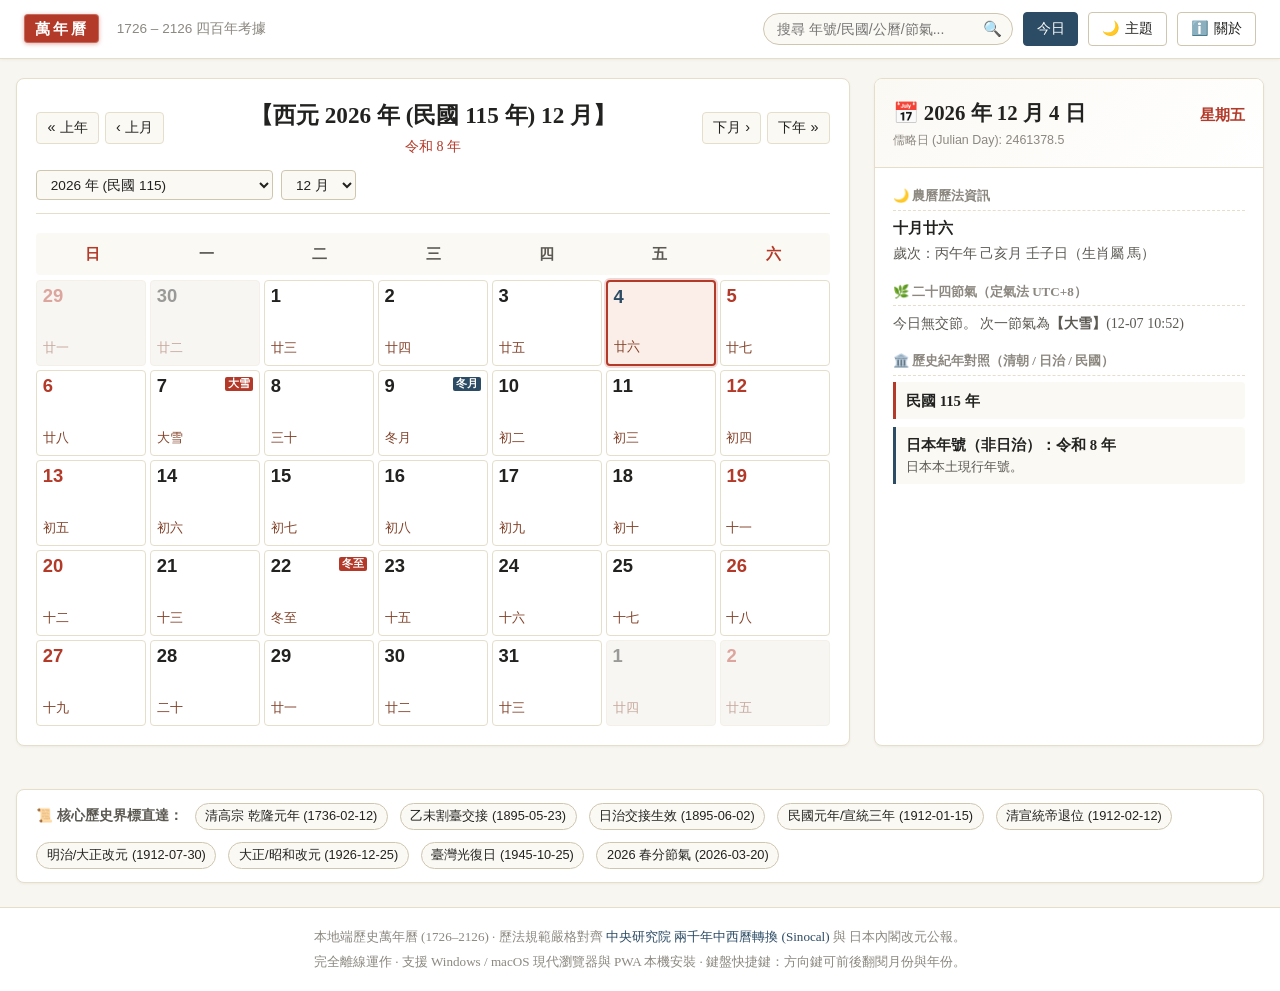
<file: index.html>
<!DOCTYPE html>
<html lang="zh-TW">
<head>
  <meta charset="UTF-8">
  <meta name="viewport" content="width=device-width, initial-scale=1.0">
  <title>本地端歷史萬年曆 (1726–2126) | 多維歷史紀年與節氣精算</title>
  <meta name="description" content="跨度 400 年（西元 1726 年至 2126 年）的本地端高精度歷史萬年曆。以西元日曆為基準，精確對照清朝帝號、臺灣日治時期帝號、民國與民國前紀年、二十四節氣與歲次干支。完全離線優先，跨 Windows、macOS 及手機平台。">
  <meta name="keywords" content="萬年曆,歷史萬年曆,清代年號,臺灣日治時期,民國紀年,民國前,二十四節氣,農曆換算,干支,Sinocal,定氣法">
  
  <!-- PWA 與移動端體驗配置 -->
  <link rel="manifest" href="./manifest.json">
  <meta name="theme-color" content="#b33928">
  <meta name="apple-mobile-web-app-capable" content="yes">
  <meta name="apple-mobile-web-app-status-bar-style" content="default">
  <meta name="apple-mobile-web-app-title" content="歷史萬年曆">

  <!-- 設計系統樣式表 -->
  <link rel="stylesheet" href="./css/style.css?v=3">
  
  <!-- 引入天文農曆演算法核心（全離線無相依性） -->
  <script src="./js/lunar.js"></script>
</head>
<body>

  <!-- 頂部功能導覽列 -->
  <header class="top-header">
    <div class="header-container">
      <div class="brand">
        <h1 class="brand-seal" title="萬年曆">萬年曆</h1>
        <span class="brand-span">1726 – 2126 四百年考據</span>
      </div>

      <div class="header-actions">
        <!-- 快速智慧搜尋跳轉 -->
        <div class="search-wrapper">
          <input 
            type="text" 
            id="search-input" 
            class="search-input" 
            placeholder="搜尋 年號/民國/公曆/節氣..." 
            title="支援例如：光緒21、明治28、民國前17、1895-05-23、春分 等"
            aria-label="搜尋歷史萬年曆日期"
          >
          <button id="search-btn" class="search-icon-btn" title="搜尋">🔍</button>
        </div>

        <!-- 功能按鈕 -->
        <button id="today-btn" class="btn btn-primary" title="跳轉回到今天">今日</button>
        <button id="theme-toggle-btn" class="btn" title="切換深淺色外觀">
          <span id="theme-icon">🌙</span> 主題
        </button>
        <button id="about-btn" class="btn" title="關於本系統">
          <span>ℹ️</span> 關於
        </button>
      </div>
    </div>
  </header>

  <!-- 主版面 (左側月曆網格 + 右側歷史多維面板) -->
  <main class="main-container">
    
    <!-- 左側月曆卡片 -->
    <div class="calendar-card">
      <!-- 月曆導覽工具列 -->
      <div class="calendar-toolbar">
        <div class="nav-group nav-group-prev">
          <button id="prev-year-btn" class="nav-btn" title="上一年 (鍵盤 ↑)">« 上年</button>
          <button id="prev-month-btn" class="nav-btn" title="上個月 (鍵盤 ←)">‹ 上月</button>
        </div>

        <div class="current-period">
          <div id="period-title" class="period-main-title">【西元 2026 年 (民國 115 年) 09 月】</div>
          <div id="period-sub-title" class="period-sub-title">現代公曆紀年</div>
        </div>

        <div class="nav-group nav-group-next">
          <button id="next-month-btn" class="nav-btn" title="下個月 (鍵盤 →)">下月 ›</button>
          <button id="next-year-btn" class="nav-btn" title="下一年 (鍵盤 ↓)">下年 »</button>
        </div>

        <!-- 快速選取器 -->
        <div class="quick-selectors">
          <select id="year-select" class="select-styled" title="快速選擇年份" aria-label="快速選擇年份"></select>
          <select id="month-select" class="select-styled" title="快速選擇月份" aria-label="快速選擇月份">
            <option value="1">1 月</option>
            <option value="2">2 月</option>
            <option value="3">3 月</option>
            <option value="4">4 月</option>
            <option value="5">5 月</option>
            <option value="6">6 月</option>
            <option value="7">7 月</option>
            <option value="8">8 月</option>
            <option value="9">9 月</option>
            <option value="10">10 月</option>
            <option value="11">11 月</option>
            <option value="12">12 月</option>
          </select>
        </div>
      </div>

      <!-- 星期表頭 -->
      <div class="weekdays-header">
        <div class="weekend">日</div>
        <div>一</div>
        <div>二</div>
        <div>三</div>
        <div>四</div>
        <div>五</div>
        <div class="weekend">六</div>
      </div>

      <!-- 月曆網格 (由 app.js 動態渲染) -->
      <div id="calendar-grid" class="calendar-grid" role="grid" aria-label="萬年曆日期表格"></div>
    </div>

    <!-- 右側詳細資訊面板 -->
    <aside id="detail-panel" class="detail-panel" aria-label="當日歷史紀年詳細資訊"></aside>

  </main>

  <!-- 核心歷史界標直達（放置於頁面下方） -->
  <section class="presets-container" aria-label="核心歷史節點快捷選取">
    <div class="presets-card">
      <span class="presets-label">📜 核心歷史界標直達：</span>
      <button class="preset-chip" data-preset-date="1736-02-12" title="TC-01: 乾隆元年正月初一春節 (民前176年)">清高宗 乾隆元年 (1736-02-12)</button>
      <button class="preset-chip" data-preset-date="1895-05-23" title="TC-02: 臺灣民主國自主宣言 (割臺交接期 光緒21/明治28/民前17)">乙未割臺交接 (1895-05-23)</button>
      <button class="preset-chip" data-preset-date="1895-06-02" title="簽署交接臺灣文據 日治始政">日治交接生效 (1895-06-02)</button>
      <button class="preset-chip" data-preset-date="1912-01-15" title="TC-05: 民國元年立 但清宣統帝尚未退位重疊期">民國元年/宣統三年 (1912-01-15)</button>
      <button class="preset-chip" data-preset-date="1912-02-12" title="宣統帝頒布退位詔書 清代終結">清宣統帝退位 (1912-02-12)</button>
      <button class="preset-chip" data-preset-date="1912-07-30" title="TC-03: 明治45年／大正元年同日即日改元">明治/大正改元 (1912-07-30)</button>
      <button class="preset-chip" data-preset-date="1926-12-25" title="TC-04: 大正15年／昭和元年同日即日改元">大正/昭和改元 (1926-12-25)</button>
      <button class="preset-chip" data-preset-date="1945-10-25" title="臺灣省受降典禮 臺灣光復 日治終止">臺灣光復日 (1945-10-25)</button>
      <button class="preset-chip" data-preset-date="2026-03-20" title="TC-06: 2026春分交節時刻 (UTC+8 22:45) 與農曆二月初二">2026 春分節氣 (2026-03-20)</button>
    </div>
  </section>

  <!-- 關於本系統 彈跳視窗 Modal -->
  <div id="about-modal" class="modal-backdrop" role="dialog" aria-modal="true" aria-labelledby="about-modal-title" hidden>
    <div class="modal-card">
      <div class="modal-header">
        <h2 id="about-modal-title" class="modal-title">ℹ️ 關於萬年曆</h2>
        <button id="modal-close-btn" class="modal-close-btn" aria-label="關閉視窗">✕</button>
      </div>
      <div class="modal-body">
        <!-- 使用方式 -->
        <div class="about-section">
          <h3 class="section-heading">📖 使用方式</h3>
          <ul class="about-list">
            <li><strong>日期瀏覽與翻閱：</strong>點選日曆任一日期即可即時檢視歷史詳細紀年；亦可使用「上年 / 上月 / 下月 / 下年」按鈕或鍵盤方向鍵（<code>↑ / ↓</code> 換年、<code>← / →</code> 換月）自由翻閱。</li>
            <li><strong>年月直達跳轉：</strong>可透過月曆工具列的「年份」與「月份」下拉選單直達指定時間，或隨時點擊「今日」按鈕回到當天。</li>
            <li><strong>智慧歷史搜尋：</strong>支援頂部搜尋欄輸入清代年號（如：光緒21、乾隆元年）、日治年號（如：明治28、昭和15）、民國紀年（如：民國前17、民國115）、西元日期（如：1895-05-23）或二十四節氣名稱（如：春分、冬至）進行快速精準定位。</li>
            <li><strong>多維紀年對照：</strong>涵蓋西元公曆、農曆陰陽曆、清朝帝號年號（踰年改元考據）、臺灣日治時期帝號（即日改元精確標註）、民國與民國前紀年、干支歲次及二十四節氣精確交節時刻。</li>
            <li><strong>深淺主題：</strong>點擊「主題」按鈕可隨時切換現代深色夜間模式與典雅淺色古風模式，系統自動記憶個人喜好。</li>
          </ul>
        </div>

        <!-- 開發工具 -->
        <div class="about-section">
          <h3 class="section-heading">🛠️ 開發工具與技術</h3>
          <ul class="about-list">
            <li><strong>前端核心技術：</strong>原生 HTML5、Vanilla CSS3（CSS 自訂變數、CSS Grid、Flexbox 響應式排版）、現代原生 JavaScript (ES6+)。</li>
            <li><strong>完全離線優先架構：</strong>零外部第三方網路依賴、純本地端天文數學演算法即時算力；支援 PWA（Progressive Web App）離線快取機制與本機雙擊開啟（相容 <code>file://</code> 協議與 <code>http://</code> 本地伺服器）。</li>
            <li><strong>天文歷法演算法：</strong>採用天文高精度定氣法計算二十四節氣太陽黃經（精確至分秒）、六十干支週期循環演算法、嚴格對齊中央研究院《兩千年中西曆轉換》(Sinocal) 歷法規範。</li>
          </ul>
        </div>

        <!-- 開發人員 -->
        <div class="about-section author-section">
          <h3 class="section-heading">👨‍💻 開發人員</h3>
          <div class="author-card">
            <span class="author-name">YuJhao Wang</span>
          </div>
        </div>
      </div>
      <div class="modal-footer">
        <button id="modal-confirm-btn" class="btn btn-primary">確定關閉</button>
      </div>
    </div>
  </div>

  <!-- 頁尾說明 -->
  <footer class="site-footer">
    <p>
      本地端歷史萬年曆 (1726–2126) · 歷法規範嚴格對齊 
      <a href="https://sinocal.sinica.edu.tw/" target="_blank" rel="noopener">中央研究院 兩千年中西曆轉換 (Sinocal)</a>
      與 日本內閣改元公報。
    </p>
    <p style="margin-top: 0.35rem;">
      完全離線運作 · 支援 Windows / macOS 現代瀏覽器與 PWA 本機安裝 · 鍵盤快捷鍵：方向鍵可前後翻閱月份與年份。
    </p>
  </footer>

  <!-- 應用主腳本（相容 file:// 雙擊開啟與 http 伺服器） -->
  <script src="./js/main.js?v=3"></script>

</body>
</html>
</file>
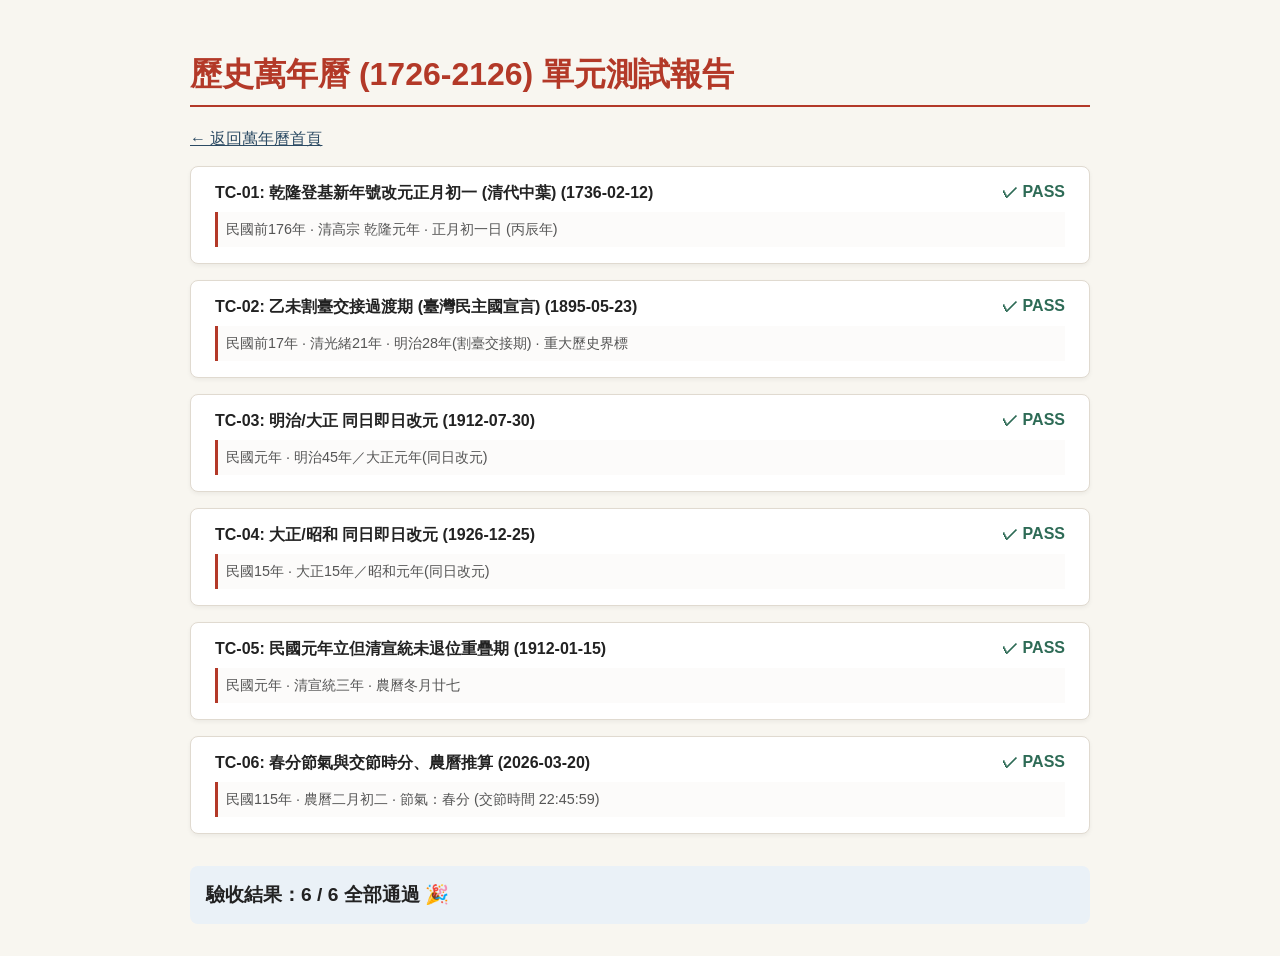
<file: test/runner.html>
<!DOCTYPE html>
<html lang="zh-TW">
<head>
  <meta charset="UTF-8">
  <title>驗收測試執行器 (TC-01 ~ TC-06) | 歷史萬年曆</title>
  <style>
    body {
      font-family: -apple-system, BlinkMacSystemFont, "Segoe UI", Roboto, sans-serif;
      background: #f8f6f0;
      color: #222;
      padding: 2rem;
      max-width: 900px;
      margin: 0 auto;
    }
    h1 {
      color: #b33928;
      border-bottom: 2px solid #b33928;
      padding-bottom: 0.5rem;
    }
    .test-card {
      background: white;
      border-radius: 8px;
      padding: 1rem 1.5rem;
      margin: 1rem 0;
      border: 1px solid #e0dad0;
      box-shadow: 0 2px 4px rgba(0,0,0,0.05);
    }
    .pass {
      color: #2e6b56;
      font-weight: bold;
    }
    .fail {
      color: #b33928;
      font-weight: bold;
    }
    .detail {
      font-size: 0.9rem;
      color: #555;
      margin-top: 0.5rem;
      background: #fcfbfa;
      padding: 0.5rem;
      border-left: 3px solid #b33928;
    }
    .summary {
      font-size: 1.2rem;
      font-weight: bold;
      margin-top: 2rem;
      padding: 1rem;
      background: #eaf1f7;
      border-radius: 8px;
    }
    a {
      color: #2c4b64;
    }
  </style>
  <script src="../js/lunar.js"></script>
  <script src="../js/main.js"></script>
</head>
<body>
  <h1>歷史萬年曆 (1726-2126) 單元測試報告</h1>
  <p><a href="../index.html">← 返回萬年曆首頁</a></p>
  <div id="results">執行測試中...</div>

  <script>
    const { getLunarDayInfo, getFullHistoricalContext } = window.PerpetualCalendar;
    const resultsEl = document.getElementById('results');
    resultsEl.innerHTML = '';

    const testCases = [
      {
        id: 'TC-01',
        date: '1736-02-12',
        name: '乾隆登基新年號改元正月初一 (清代中葉)',
        verify: () => {
          const d = getLunarDayInfo(1736, 2, 12);
          const e = getFullHistoricalContext(1736, 2, 12, d.lunar.rawLunar);
          return (
            e.republic.text === '民國前 176 年' &&
            e.qing.eraName === '乾隆' &&
            e.qing.regnalYear === 1 &&
            d.lunar.monthName === '正月' &&
            d.lunar.dayName === '初一' &&
            d.lunar.yearGanZhi === '丙辰'
          );
        },
        explain: (d, e) => `民國前176年 · 清高宗 乾隆元年 · 正月初一日 (丙辰年)`
      },
      {
        id: 'TC-02',
        date: '1895-05-23',
        name: '乙未割臺交接過渡期 (臺灣民主國宣言)',
        verify: () => {
          const d = getLunarDayInfo(1895, 5, 23);
          const e = getFullHistoricalContext(1895, 5, 23, d.lunar.rawLunar);
          return (
            e.republic.text === '民國前 17 年' &&
            e.qing.eraName === '光緒' &&
            e.qing.regnalYear === 21 &&
            e.japan.eraName === '明治' &&
            e.japan.regnalYear === 28 &&
            e.milestone !== null
          );
        },
        explain: (d, e) => `民國前17年 · 清光緒21年 · 明治28年(割臺交接期) · 重大歷史界標`
      },
      {
        id: 'TC-03',
        date: '1912-07-30',
        name: '明治/大正 同日即日改元',
        verify: () => {
          const d = getLunarDayInfo(1912, 7, 30);
          const e = getFullHistoricalContext(1912, 7, 30, d.lunar.rawLunar);
          return (
            e.republic.text === '民國元年' &&
            e.japan.isTransitionDay === true &&
            e.japan.text.includes('明治 45 年／大正元年')
          );
        },
        explain: (d, e) => `民國元年 · 明治45年／大正元年(同日改元)`
      },
      {
        id: 'TC-04',
        date: '1926-12-25',
        name: '大正/昭和 同日即日改元',
        verify: () => {
          const d = getLunarDayInfo(1926, 12, 25);
          const e = getFullHistoricalContext(1926, 12, 25, d.lunar.rawLunar);
          return (
            e.republic.text === '民國 15 年' &&
            e.japan.isTransitionDay === true &&
            e.japan.text.includes('大正 15 年／昭和元年')
          );
        },
        explain: (d, e) => `民國15年 · 大正15年／昭和元年(同日改元)`
      },
      {
        id: 'TC-05',
        date: '1912-01-15',
        name: '民國元年立但清宣統未退位重疊期',
        verify: () => {
          const d = getLunarDayInfo(1912, 1, 15);
          const e = getFullHistoricalContext(1912, 1, 15, d.lunar.rawLunar);
          return (
            e.republic.text === '民國元年' &&
            e.qing.eraName === '宣統' &&
            d.lunar.dayName === '廿七'
          );
        },
        explain: (d, e) => `民國元年 · 清宣統三年 · 農曆冬月廿七`
      },
      {
        id: 'TC-06',
        date: '2026-03-20',
        name: '春分節氣與交節時分、農曆推算',
        verify: () => {
          const d = getLunarDayInfo(2026, 3, 20);
          const e = getFullHistoricalContext(2026, 3, 20, d.lunar.rawLunar);
          return (
            e.republic.text === '民國 115 年' &&
            d.lunar.monthName === '二月' &&
            d.lunar.dayName === '初二' &&
            d.solarTerm.current === '春分' &&
            d.solarTerm.detail !== null
          );
        },
        explain: (d, e) => `民國115年 · 農曆二月初二 · 節氣：春分 (交節時間 22:45:59)`
      }
    ];

    let passed = 0;
    testCases.forEach(tc => {
      const card = document.createElement('div');
      card.className = 'test-card';
      const isPass = tc.verify();
      if (isPass) passed++;
      const [y, m, day] = tc.date.split('-').map(Number);
      const d = getLunarDayInfo(y, m, day);
      const e = getFullHistoricalContext(y, m, day, d.lunar.rawLunar);
      
      card.innerHTML = `
        <div style="display:flex; justify-content:space-between;">
          <strong>${tc.id}: ${tc.name} (${tc.date})</strong>
          <span class="${isPass ? 'pass' : 'fail'}">${isPass ? '✓ PASS' : '❌ FAIL'}</span>
        </div>
        <div class="detail">${tc.explain(d, e)}</div>
      `;
      resultsEl.appendChild(card);
    });

    const summary = document.createElement('div');
    summary.className = 'summary';
    summary.innerHTML = `驗收結果：<strong>${passed} / ${testCases.length} 全部通過</strong> 🎉`;
    resultsEl.appendChild(summary);
  </script>
</body>
</html>
</file>
<file: css/style.css>
/**
 * 本地端歷史萬年曆 (1726-2126) 設計系統 (style.css)
 * 東方古典典雅風韻（宣紙暖白 / 幽玄水墨深色） + 現代精準資訊排版
 */

:root {
  /* 淺色模式（宣紙書香風） */
  --bg-primary: #f8f6f0;
  --bg-surface: #ffffff;
  --bg-surface-elevated: #fbf9f4;
  --bg-cell-hover: #f1ede2;
  --bg-cell-other: #f1ede4;
  
  --text-primary: #222220;
  --text-secondary: #5c5953;
  --text-tertiary: #8c8880;
  --text-lunar: #824128;
  
  --accent-carmine: #b33928;      /* 硃砂紅（節氣、同日改元重點） */
  --accent-carmine-light: #fbeee8;
  --accent-indigo: #2c4b64;       /* 黛青 / 霽藍（主按鈕、月份標記） */
  --accent-indigo-light: #eaf1f7;
  --accent-blue: #1a73e8;         /* 湛藍色（開發人員標識） */
  --accent-gold: #aa7c11;         /* 泥金（選中高亮、重點飾邊） */
  --accent-gold-light: #fef7e6;
  --accent-jade: #2e6b56;         /* 竹青 / 翡翠（重要歷史事件） */

  --border-light: #e4decb;
  --border-medium: #cfc6b0;
  --border-focus: #b33928;
  
  --shadow-sm: 0 1px 3px rgba(30, 25, 20, 0.05);
  --shadow-md: 0 4px 12px rgba(30, 25, 20, 0.08);
  --shadow-lg: 0 8px 24px rgba(30, 25, 20, 0.12);

  --font-serif: "Noto Serif TC", "Songti TC", "Biaukai", "PingFang SC", "Hiragino Mincho ProN", serif;
  --font-sans: -apple-system, BlinkMacSystemFont, "Segoe UI", Roboto, "Helvetica Neue", Arial, sans-serif;
  
  --radius-sm: 4px;
  --radius-md: 8px;
  --radius-lg: 12px;
  --transition-speed: 0.25s;
}

[data-theme="dark"] {
  /* 深色模式（幽玄墨玉風） */
  --bg-primary: #121417;
  --bg-surface: #1a1d23;
  --bg-surface-elevated: #22262e;
  --bg-cell-hover: #2a303b;
  --bg-cell-other: #16181d;
  
  --text-primary: #e8e6e1;
  --text-secondary: #aba79d;
  --text-tertiary: #6e6b63;
  --text-lunar: #e08365;
  
  --accent-carmine: #e65540;
  --accent-carmine-light: #3d1b17;
  --accent-indigo: #4982ad;
  --accent-indigo-light: #162635;
  --accent-blue: #4da3ff;         /* 亮天藍（深色模式開發人員標識） */
  --accent-gold: #dfac38;
  --accent-gold-light: #362912;
  --accent-jade: #42997b;

  --border-light: #2c323d;
  --border-medium: #3f4756;
  --border-focus: #e65540;
  
  --shadow-sm: 0 1px 3px rgba(0, 0, 0, 0.3);
  --shadow-md: 0 4px 12px rgba(0, 0, 0, 0.4);
  --shadow-lg: 0 8px 24px rgba(0, 0, 0, 0.6);
}

/* 基礎重設 */
*, *::before, *::after {
  box-sizing: border-box;
  margin: 0;
  padding: 0;
}

body {
  font-family: var(--font-serif);
  background-color: var(--bg-primary);
  color: var(--text-primary);
  min-height: 100vh;
  line-height: 1.5;
  display: flex;
  flex-direction: column;
  transition: background-color var(--transition-speed), color var(--transition-speed);
}

/* 頂部導覽列 */
.top-header {
  background-color: var(--bg-surface);
  border-bottom: 1px solid var(--border-light);
  padding: 0.75rem 1.5rem;
  box-shadow: var(--shadow-sm);
  position: sticky;
  top: 0;
  z-index: 100;
}

.header-container {
  max-width: 1400px;
  margin: 0 auto;
  display: flex;
  justify-content: space-between;
  align-items: center;
  flex-wrap: wrap;
  gap: 0.75rem;
}

.brand {
  display: flex;
  align-items: center;
  gap: 0.6rem;
}

.brand-seal {
  display: inline-block;
  background-color: var(--accent-carmine);
  color: #fff;
  font-size: 0.95rem;
  font-weight: 700;
  padding: 0.28rem 0.6rem;
  border-radius: 4px;
  letter-spacing: 3px;
  border: 1px solid rgba(255,255,255,0.25);
  box-shadow: 0 1px 4px rgba(179, 57, 40, 0.4);
  line-height: 1.2;
  margin: 0;
}

.brand-title {
  font-size: 1.35rem;
  font-weight: 700;
  letter-spacing: 1px;
  color: var(--text-primary);
}

.brand-span {
  font-size: 0.85rem;
  color: var(--text-tertiary);
  margin-left: 0.5rem;
  font-family: var(--font-sans);
}

.header-actions {
  display: flex;
  align-items: center;
  gap: 0.6rem;
  flex-wrap: wrap;
}

/* 智慧搜尋框 */
.search-wrapper {
  position: relative;
  display: flex;
  align-items: center;
}

.search-input {
  font-family: var(--font-sans);
  background-color: var(--bg-surface-elevated);
  border: 1px solid var(--border-medium);
  color: var(--text-primary);
  padding: 0.45rem 2rem 0.45rem 0.8rem;
  border-radius: 20px;
  font-size: 0.88rem;
  width: 250px;
  outline: none;
  transition: all var(--transition-speed);
}

.search-input:focus {
  border-color: var(--accent-carmine);
  width: 290px;
  box-shadow: 0 0 0 3px var(--accent-carmine-light);
}

.search-icon-btn {
  position: absolute;
  right: 8px;
  background: none;
  border: none;
  color: var(--text-tertiary);
  cursor: pointer;
  font-size: 0.95rem;
  padding: 0.2rem;
}

/* 頂部按鈕組 */
.btn {
  font-family: var(--font-serif);
  display: inline-flex;
  align-items: center;
  gap: 0.35rem;
  padding: 0.4rem 0.8rem;
  border-radius: var(--radius-sm);
  font-size: 0.88rem;
  border: 1px solid var(--border-medium);
  background-color: var(--bg-surface);
  color: var(--text-primary);
  cursor: pointer;
  transition: all var(--transition-speed);
  user-select: none;
}

.btn:hover {
  background-color: var(--bg-cell-hover);
  border-color: var(--text-tertiary);
}

.btn-primary {
  background-color: var(--accent-indigo);
  color: #fff;
  border-color: var(--accent-indigo);
}

.btn-primary:hover {
  background-color: #213a4f;
  color: #fff;
}

/* 主版面佈局 */
.main-container {
  max-width: 1400px;
  width: 100%;
  margin: 1.2rem auto;
  padding: 0 1rem;
  display: grid;
  grid-template-columns: 1fr 390px;
  gap: 1.5rem;
  flex: 1;
}

/* 左側月曆區 */
.calendar-card {
  background-color: var(--bg-surface);
  border: 1px solid var(--border-light);
  border-radius: var(--radius-md);
  box-shadow: var(--shadow-sm);
  padding: 1.2rem;
  display: flex;
  flex-direction: column;
}

/* 月曆頂部工具列 */
.calendar-toolbar {
  display: flex;
  justify-content: space-between;
  align-items: center;
  flex-wrap: wrap;
  gap: 0.8rem;
  margin-bottom: 1.2rem;
  padding-bottom: 0.8rem;
  border-bottom: 1px solid var(--border-light);
}

.nav-group {
  display: flex;
  align-items: center;
  gap: 0.35rem;
}

.nav-btn {
  background: var(--bg-surface-elevated);
  border: 1px solid var(--border-light);
  color: var(--text-primary);
  padding: 0.35rem 0.65rem;
  border-radius: var(--radius-sm);
  cursor: pointer;
  font-size: 0.9rem;
  transition: all var(--transition-speed);
}

.nav-btn:hover {
  border-color: var(--accent-carmine);
  color: var(--accent-carmine);
}

/* 年月核心標題展示 */
.current-period {
  display: flex;
  flex-direction: column;
  align-items: center;
  text-align: center;
}

.period-main-title {
  font-size: 1.45rem;
  font-weight: 700;
  color: var(--text-primary);
  display: flex;
  align-items: center;
  justify-content: center;
  white-space: nowrap;
  gap: 0.5rem;
}

.period-sub-title {
  font-size: 0.88rem;
  color: var(--accent-carmine);
  margin-top: 0.2rem;
  font-weight: 500;
}

/* 快速選取器組 */
.quick-selectors {
  display: flex;
  align-items: center;
  gap: 0.5rem;
}

.select-styled {
  font-family: var(--font-sans);
  background-color: var(--bg-surface-elevated);
  border: 1px solid var(--border-medium);
  color: var(--text-primary);
  padding: 0.35rem 0.6rem;
  border-radius: var(--radius-sm);
  font-size: 0.85rem;
  outline: none;
  cursor: pointer;
}

.select-styled:focus {
  border-color: var(--accent-carmine);
}

/* 星期表頭 */
.weekdays-header {
  display: grid;
  grid-template-columns: repeat(7, 1fr);
  text-align: center;
  font-weight: 600;
  font-size: 0.95rem;
  padding: 0.6rem 0;
  margin-bottom: 0.3rem;
  border-radius: var(--radius-sm);
  background-color: var(--bg-surface-elevated);
  color: var(--text-secondary);
}

.weekdays-header .weekend {
  color: var(--accent-carmine);
}

/* 月曆網格 */
.calendar-grid {
  display: grid;
  grid-template-columns: repeat(7, 1fr);
  gap: 4px;
}

/* 日曆單元格 */
.day-cell {
  background-color: var(--bg-surface);
  border: 1px solid var(--border-light);
  border-radius: var(--radius-sm);
  min-height: 86px;
  padding: 0.4rem 0.35rem;
  display: flex;
  flex-direction: column;
  justify-content: space-between;
  cursor: pointer;
  position: relative;
  transition: all 0.15s ease-in-out;
  overflow: hidden;
}

.day-cell:hover {
  background-color: var(--bg-cell-hover);
  border-color: var(--border-medium);
  transform: translateY(-1px);
  box-shadow: var(--shadow-sm);
  z-index: 2;
}

/* 非本月日期 */
.day-cell.other-month {
  background-color: var(--bg-cell-other);
  opacity: 0.45;
}

.day-cell.other-month:hover {
  opacity: 0.85;
}

/* 今日標記 */
.day-cell.is-today {
  border: 1.5px solid var(--accent-indigo);
  background-color: var(--accent-indigo-light);
}

.day-cell.is-today .solar-num {
  color: var(--accent-indigo);
  font-weight: 700;
}

/* 選取標記 */
.day-cell.is-selected {
  border: 2px solid var(--accent-carmine) !important;
  background-color: var(--accent-carmine-light) !important;
  box-shadow: 0 0 0 2px rgba(179, 57, 40, 0.2);
  z-index: 3;
}

/* 日期單元格內部元素 */
.cell-top {
  display: flex;
  justify-content: space-between;
  align-items: flex-start;
}

.solar-num {
  font-family: var(--font-sans);
  font-size: 1.15rem;
  font-weight: 600;
  line-height: 1;
}

.weekend-num {
  color: var(--accent-carmine);
}

/* 特殊印章小標籤（節氣、改元、初一） */
.cell-tags {
  display: flex;
  flex-direction: column;
  gap: 2px;
  align-items: flex-end;
}

.tag-badge {
  font-size: 0.68rem;
  padding: 1px 3px;
  border-radius: 2px;
  line-height: 1.1;
  font-weight: bold;
}

.tag-jieqi {
  background-color: var(--accent-carmine);
  color: #fff;
}

.tag-transition {
  background-color: var(--accent-gold);
  color: #fff;
}

.tag-first-day {
  background-color: var(--accent-indigo);
  color: #fff;
}

.cell-bottom {
  margin-top: 0.35rem;
  display: flex;
  flex-direction: column;
  gap: 1px;
}

.lunar-text {
  font-size: 0.8rem;
  color: var(--text-lunar);
  white-space: nowrap;
  overflow: hidden;
  text-overflow: ellipsis;
}

.cell-sub-info {
  font-size: 0.68rem;
  color: var(--text-tertiary);
  white-space: nowrap;
  overflow: hidden;
  text-overflow: ellipsis;
}

/* 歷史事件高亮點 */
.has-milestone::after {
  content: '';
  position: absolute;
  bottom: 2px;
  right: 2px;
  width: 5px;
  height: 5px;
  border-radius: 50%;
  background-color: var(--accent-carmine);
}

/* 右側詳細資訊面板 */
.detail-panel {
  background-color: var(--bg-surface);
  border: 1px solid var(--border-light);
  border-radius: var(--radius-md);
  box-shadow: var(--shadow-sm);
  display: flex;
  flex-direction: column;
  position: sticky;
  top: 4.8rem;
  max-height: calc(100vh - 6rem);
  overflow-y: auto;
}

.panel-header {
  padding: 1.1rem;
  border-bottom: 1px solid var(--border-light);
  background: linear-gradient(135deg, var(--bg-surface-elevated) 0%, var(--bg-surface) 100%);
}

.panel-solar-date {
  font-size: 1.3rem;
  font-weight: 700;
  color: var(--text-primary);
  display: flex;
  align-items: baseline;
  justify-content: space-between;
}

.panel-week {
  font-size: 0.95rem;
  color: var(--accent-carmine);
  font-weight: 600;
}

.panel-julian {
  font-family: var(--font-sans);
  font-size: 0.78rem;
  color: var(--text-tertiary);
  margin-top: 0.2rem;
}

.panel-body {
  padding: 1.1rem;
  display: flex;
  flex-direction: column;
  gap: 1.1rem;
}

/* 各資訊區塊 */
.info-section {
  display: flex;
  flex-direction: column;
  gap: 0.4rem;
}

.section-label {
  font-size: 0.82rem;
  color: var(--text-tertiary);
  font-weight: 600;
  display: flex;
  align-items: center;
  gap: 0.35rem;
  border-bottom: 1px dashed var(--border-light);
  padding-bottom: 0.25rem;
}

.section-content {
  font-size: 0.95rem;
  color: var(--text-primary);
}

/* 歷史紀年清單 */
.era-list {
  display: flex;
  flex-direction: column;
  gap: 0.5rem;
}

.era-item {
  background-color: var(--bg-surface-elevated);
  border-left: 3px solid var(--border-medium);
  padding: 0.45rem 0.65rem;
  border-radius: 0 var(--radius-sm) var(--radius-sm) 0;
  display: flex;
  flex-direction: column;
  gap: 0.2rem;
}

.era-item.qing {
  border-left-color: var(--accent-gold);
}

.era-item.japan {
  border-left-color: var(--accent-indigo);
}

.era-item.roc {
  border-left-color: var(--accent-carmine);
}

.era-name {
  font-weight: 600;
  font-size: 0.92rem;
  color: var(--text-primary);
}

.era-desc {
  font-size: 0.8rem;
  color: var(--text-secondary);
  line-height: 1.35;
}

/* 歷史重大事件卡片 */
.milestone-box {
  background-color: var(--accent-carmine-light);
  border: 1px solid var(--accent-carmine);
  border-radius: var(--radius-sm);
  padding: 0.65rem 0.75rem;
  display: flex;
  flex-direction: column;
  gap: 0.3rem;
}

.milestone-title {
  color: var(--accent-carmine);
  font-weight: bold;
  font-size: 0.85rem;
  display: flex;
  align-items: center;
  gap: 0.3rem;
}

.milestone-content {
  font-size: 0.85rem;
  color: var(--text-primary);
  line-height: 1.4;
}

/* 節氣資訊盒 */
.jieqi-box {
  background-color: var(--accent-gold-light);
  border: 1px solid var(--accent-gold);
  border-radius: var(--radius-sm);
  padding: 0.6rem 0.75rem;
}

.jieqi-title {
  font-weight: bold;
  color: var(--accent-gold);
  font-size: 0.9rem;
}

.jieqi-time {
  font-family: var(--font-sans);
  font-size: 0.85rem;
  color: var(--text-primary);
  margin-top: 0.15rem;
}

/* 驗收測試與特例一鍵體驗快捷列（放置於月曆下方） */
.presets-container {
  max-width: 1400px;
  width: 100%;
  margin: 1.5rem auto 1.5rem;
  padding: 0 1rem;
}

.presets-card {
  background-color: var(--bg-surface);
  border: 1px solid var(--border-light);
  border-radius: var(--radius-md);
  padding: 0.8rem 1.2rem;
  display: flex;
  align-items: center;
  gap: 0.75rem;
  flex-wrap: wrap;
  box-shadow: var(--shadow-sm);
}

.presets-label {
  font-size: 0.85rem;
  font-weight: bold;
  color: var(--text-secondary);
  white-space: nowrap;
}

.preset-chip {
  background-color: var(--bg-surface-elevated);
  border: 1px solid var(--border-medium);
  color: var(--text-primary);
  font-size: 0.8rem;
  padding: 0.25rem 0.6rem;
  border-radius: 14px;
  cursor: pointer;
  transition: all 0.2s;
  white-space: nowrap;
}

.preset-chip:hover {
  background-color: var(--accent-carmine-light);
  border-color: var(--accent-carmine);
  color: var(--accent-carmine);
}

/* 頁尾說明 */
.site-footer {
  margin-top: auto;
  background-color: var(--bg-surface);
  border-top: 1px solid var(--border-light);
  padding: 1.2rem;
  text-align: center;
  font-size: 0.82rem;
  color: var(--text-tertiary);
}

.site-footer a {
  color: var(--accent-indigo);
  text-decoration: none;
}

.site-footer a:hover {
  text-decoration: underline;
}

/* 響應式適配 (手機與平板) */
@media (max-width: 1024px) {
  .main-container {
    grid-template-columns: 1fr;
  }

  .detail-panel {
    position: static;
    max-height: none;
  }
}

@media (max-width: 768px) {
  .top-header {
    padding: 0.5rem 0.75rem;
  }

  .header-container {
    gap: 0.5rem;
  }

  .brand-span {
    display: none;
  }

  .header-actions {
    width: 100%;
    display: flex;
    align-items: center;
    gap: 0.45rem;
  }

  .search-wrapper {
    flex: 1;
    min-width: 0;
  }

  .search-input {
    width: 100%;
    min-width: 0;
    font-size: 0.82rem;
  }

  .search-input:focus {
    width: 100%;
  }

  /* 歷史標籤手機端支援橫向平滑捲動，避免佔滿直向螢幕 */
  .presets-container {
    padding: 0 0.5rem;
    margin-bottom: 0.8rem;
  }

  .presets-card {
    flex-wrap: nowrap;
    overflow-x: auto;
    -webkit-overflow-scrolling: touch;
    padding: 0.5rem 0.75rem;
    scrollbar-width: thin;
  }

  .presets-card::-webkit-scrollbar {
    height: 3px;
  }

  .presets-card::-webkit-scrollbar-thumb {
    background-color: var(--border-medium);
    border-radius: 3px;
  }

  /* 主容器與月曆卡片邊距適應手機 */
  .main-container {
    padding: 0 0.5rem;
    gap: 1rem;
  }

  .calendar-card {
    padding: 0.75rem 0.55rem;
  }

  /* 月曆導覽工具列：手機端採用清晰優雅的 Grid 結構 */
  .calendar-toolbar {
    display: grid;
    grid-template-columns: 1fr 1fr;
    grid-template-areas:
      "period period"
      "prev next"
      "selectors selectors";
    gap: 0.6rem;
    align-items: center;
    margin-bottom: 0.8rem;
    padding-bottom: 0.65rem;
  }

  .current-period {
    grid-area: period;
    width: 100%;
    text-align: center;
    margin-bottom: 0.15rem;
  }

  .period-main-title {
    font-size: clamp(0.92rem, 4.2vw, 1.22rem);
    white-space: nowrap;
    justify-content: center;
    letter-spacing: -0.2px;
  }

  .period-sub-title {
    font-size: 0.82rem;
    margin-top: 0.15rem;
  }

  .nav-group-prev {
    grid-area: prev;
    display: flex;
    justify-content: flex-end;
    gap: 0.35rem;
  }

  .nav-group-next {
    grid-area: next;
    display: flex;
    justify-content: flex-start;
    gap: 0.35rem;
  }

  .nav-btn {
    flex: 1;
    max-width: 82px;
    text-align: center;
    padding: 0.38rem 0.35rem;
    font-size: 0.84rem;
  }

  .quick-selectors {
    grid-area: selectors;
    display: flex;
    width: 100%;
    gap: 0.45rem;
  }

  .quick-selectors .select-styled {
    flex: 1;
    text-align: center;
    padding: 0.42rem 0.45rem;
    font-size: 0.86rem;
  }

  /* 星期表頭與日期格尺寸微調 */
  .weekdays-header {
    font-size: 0.88rem;
    padding: 0.45rem 0;
  }

  .day-cell {
    min-height: 58px;
    padding: 0.25rem 0.15rem;
  }

  .solar-num {
    font-size: 0.95rem;
  }

  .lunar-text {
    font-size: 0.68rem;
  }

  .cell-sub-info {
    display: none;
  }
}

/* ==========================================
   關於本系統彈跳視窗 (About Modal)
   ========================================== */
.modal-backdrop {
  position: fixed;
  inset: 0;
  background-color: rgba(0, 0, 0, 0.65);
  backdrop-filter: blur(5px);
  -webkit-backdrop-filter: blur(5px);
  z-index: 1000;
  display: flex;
  align-items: center;
  justify-content: center;
  padding: 1.2rem;
  opacity: 1;
  visibility: visible;
  transition: opacity 0.25s ease, visibility 0.25s ease;
}

.modal-backdrop[hidden] {
  display: none !important;
  opacity: 0;
  visibility: hidden;
}

.modal-card {
  background-color: var(--bg-surface);
  border: 1px solid var(--border-medium);
  border-radius: var(--radius-md);
  box-shadow: 0 16px 40px rgba(0, 0, 0, 0.35);
  max-width: 580px;
  width: 100%;
  max-height: 85vh;
  display: flex;
  flex-direction: column;
  animation: modalScaleIn 0.22s cubic-bezier(0.16, 1, 0.3, 1);
  overflow: hidden;
}

@keyframes modalScaleIn {
  from {
    opacity: 0;
    transform: scale(0.95) translateY(10px);
  }
  to {
    opacity: 1;
    transform: scale(1) translateY(0);
  }
}

.modal-header {
  display: flex;
  align-items: center;
  justify-content: space-between;
  padding: 1rem 1.4rem;
  border-bottom: 1px solid var(--border-light);
  background: var(--bg-surface-elevated);
}

.modal-title {
  font-size: 1.15rem;
  font-weight: 700;
  color: var(--text-primary);
  display: flex;
  align-items: center;
  gap: 0.4rem;
  margin: 0;
}

.modal-close-btn {
  background: transparent;
  border: none;
  color: var(--text-tertiary);
  font-size: 1.25rem;
  cursor: pointer;
  padding: 0.2rem 0.55rem;
  border-radius: var(--radius-sm);
  line-height: 1;
  transition: all 0.15s ease;
}

.modal-close-btn:hover {
  color: var(--accent-carmine);
  background-color: rgba(179, 57, 40, 0.1);
}

.modal-body {
  padding: 1.3rem 1.4rem;
  overflow-y: auto;
  display: flex;
  flex-direction: column;
  gap: 1.1rem;
  font-size: 0.92rem;
  line-height: 1.65;
  color: var(--text-secondary);
}

.about-section {
  background: var(--bg-surface-elevated);
  border: 1px solid var(--border-light);
  border-radius: var(--radius-sm);
  padding: 0.9rem 1.1rem;
}

.section-heading {
  font-size: 0.98rem;
  font-weight: 700;
  color: var(--text-primary);
  margin-bottom: 0.6rem;
  display: flex;
  align-items: center;
  gap: 0.35rem;
  border-bottom: 1px dashed var(--border-light);
  padding-bottom: 0.35rem;
}

.about-list {
  padding-left: 1.2rem;
  margin: 0;
  display: flex;
  flex-direction: column;
  gap: 0.5rem;
}

.about-list li strong {
  color: var(--text-primary);
}

.about-list code {
  font-family: var(--font-sans);
  background: var(--bg-surface);
  border: 1px solid var(--border-light);
  padding: 0.1rem 0.35rem;
  border-radius: 3px;
  font-size: 0.85em;
  color: var(--accent-carmine);
}

.author-section {
  border-left: 4px solid var(--accent-blue);
}

.author-section .section-heading {
  color: var(--accent-blue);
}

.author-card {
  display: flex;
  align-items: center;
  gap: 0.8rem;
  padding: 0.2rem 0;
}

.author-name {
  font-size: 1.08rem;
  font-weight: 700;
  color: var(--accent-blue);
  letter-spacing: 0.5px;
}

.modal-footer {
  display: flex;
  justify-content: flex-end;
  padding: 0.8rem 1.4rem;
  border-top: 1px solid var(--border-light);
  background: var(--bg-surface-elevated);
}
</file>
